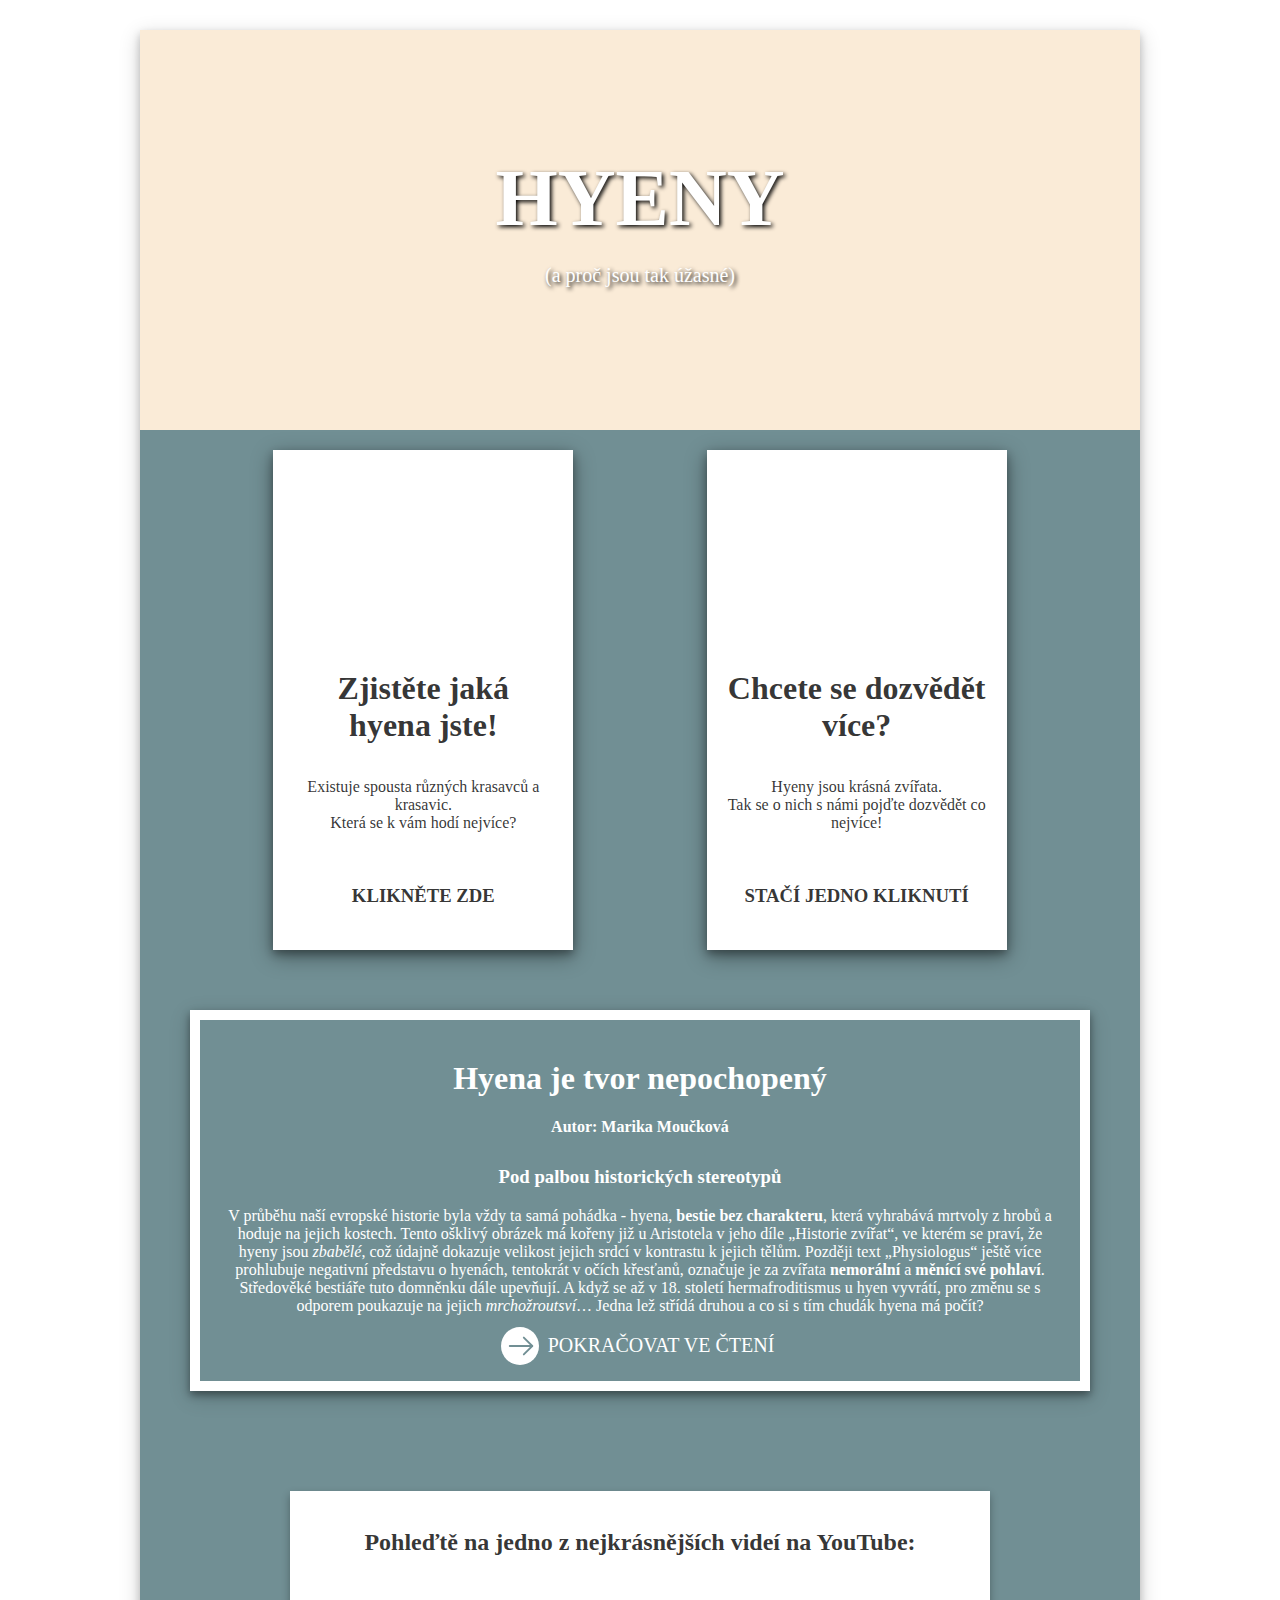
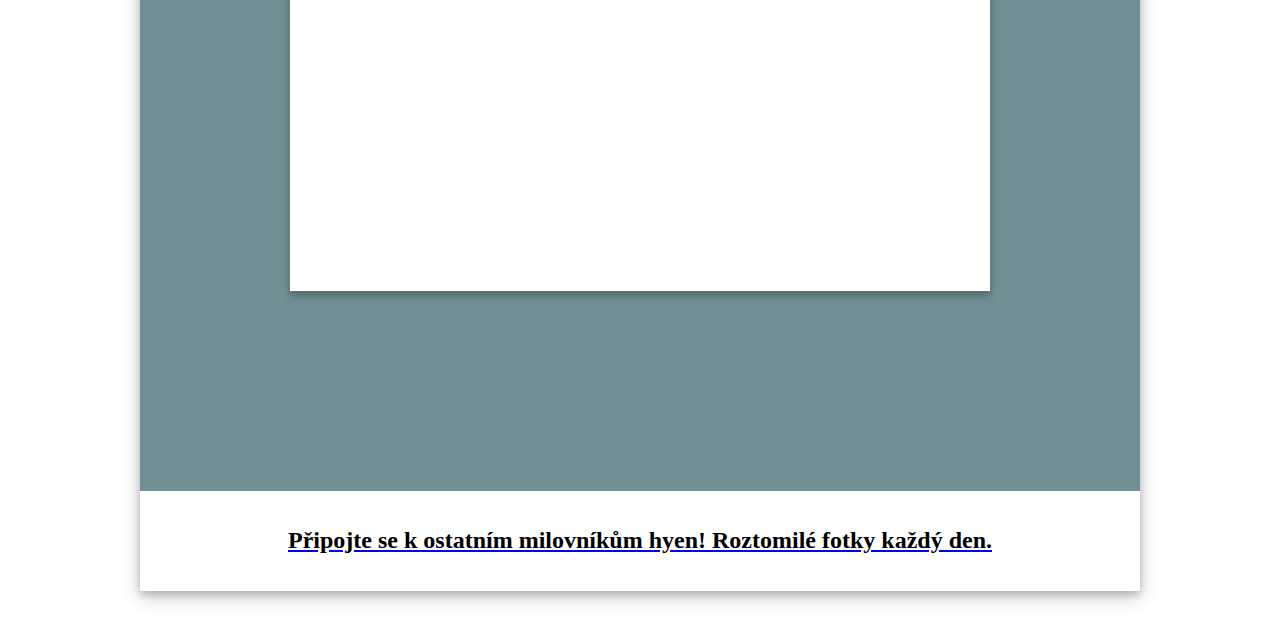
<file: index.html>
<!DOCTYPE html>
<html lang="cs">
<head>
    <meta charset="UTF-8">
    <meta http-equiv="X-UA-Compatible" content="IE=edge">
    <meta name="viewport" content="width=device-width, initial-scale=1.0">
    <link rel="stylesheet" href="styles.css">
    <link rel="stylesheet" href="article.css">
    <meta name="description" content="Cesta jakou si zamilovat hyeny">
    <meta name="keywords" content="Hyenas, Love, Láska, Hyeny">
    <meta name="author" content="Filip Vopálenský">
    <title>HYENYYY!</title>
    <link rel="icon" type="image/x-icon" href="https://preview.redd.it/4jvfbz9cttp91.jpg?width=640&crop=smart&auto=webp&s=0e7979abc5fe16d8d33c2600d32fc1e3fd33ee8a">

</head>
<body>
    <div id="header-image">
        <div id="header-text">
            <h1>HYENY</h1>
            <p>(a proč jsou tak úžasné)</p>
        </div>
    </div>

    <div id="main-menu">
        <a class="menu-item" href="./personality-traits.html">
            
            <div class="menu-header one"></div>
            <div class="menu-footer">
                <h1>Zjistěte jaká hyena jste!</h1>
                <br>
                <p>Existuje spousta různých krasavců a krasavic. 
                    <br>Která se k vám hodí nejvíce?</p>
                    <br>
                    <h3>KLIKNĚTE ZDE</h3>
                </div>
        </a>
        
        <a class="menu-item" href="./more-info.html">
        
            <div class="menu-header two"></div>
            <div class="menu-footer">
                <h1>Chcete se dozvědět více?</h1>
                <br>
                <p>Hyeny jsou krásná zvířata. 
                <br>Tak se o nich s námi pojďte dozvědět co nejvíce!</p>
                <br>
                <h3>STAČÍ JEDNO KLIKNUTÍ</h3>
            </div>
        </a>
        
        
    </div>
    <div class="hyena-defense">
        <article class="hyena-defense-border">
            <input type="radio" id = "show-content" name="radio-group">
            <div id="shown-part">
                <h1>Hyena je tvor nepochopený</h1>
                <h4>Autor: Marika Moučková</h4>
                <section id="first-part">
                    <h3>Pod palbou historických stereotypů</h3>
                    <p>
                        V průběhu naší evropské historie byla vždy ta samá pohádka - hyena, <strong>bestie bez charakteru</strong>, která vyhrabává mrtvoly z hrobů a hoduje na jejich kostech. Tento ošklivý obrázek má kořeny již u Aristotela v jeho díle <q>Historie zvířat</q>, ve kterém se praví, že hyeny jsou <em>zbabělé</em>, což údajně dokazuje velikost jejich srdcí v kontrastu k jejich tělům. Později text <q>Physiologus</q> ještě více prohlubuje negativní představu o hyenách, tentokrát v očích křesťanů, označuje je za zvířata <strong>nemorální</strong> a <strong>měnící své pohlaví</strong>. Středověké bestiáře tuto domněnku dále upevňují. A když se až v 18. století hermafroditismus u hyen vyvrátí, pro změnu se s odporem poukazuje na jejich <i>mrchožroutsví</i>… Jedna lež střídá druhou a co si s tím chudák hyena má počít?
                    </p>
                </section>
                <p class="read-more-button">
                    <label for="show-content">
                        <span class="read-more-button-element">
                            <svg viewBox="0 0 32 32" xmlns="http://www.w3.org/2000/svg"><g data-name="Layer 2" ><path d="M19,26a1,1,0,0,1-.71-.29,1,1,0,0,1,0-1.42L26.59,16l-8.3-8.29a1,1,0,0,1,1.42-1.42l9,9a1,1,0,0,1,0,1.42l-9,9A1,1,0,0,1,19,26Z"/><path d="M28,17H4a1,1,0,0,1,0-2H28a1,1,0,0,1,0,2Z"/></g><g><rect fill="none" height="32" width="32"/></g></svg>
                            POKRAČOVAT VE ČTENÍ
                        </span>
                    </label>
                </p>
    
            </div>
        
            <div id="hidden-part">
                <section>
                    <h3>Moderní doba - stejný přístup</h3>
                    <p>
                        Je to smutné, ale je to fakt - historicky pro nás byla hyena užitečná pouze jako ingredience do nápoje lásky, či odstrašující příběh pro kazatele nebo jako nehezké přirovnání pro básníky. A lépe si chuděra nevedla ani ve 20. století. Hemmingway popisuje opět hyeny jako odporné, smradlavé a zbabělé mrchožrouty s hermafroditními vlastnostmi. Ani dnes to není o moc lepší, stačí se podívat na Lvího krále od Walta Disneyho a hned si pomyslíme, že jsou to po čertech podlé potvory.
                    </p>
                </section>

                <section>
                    <h3>Cizincem ve vlastní zemi</h3>
                    <p>
                        Hyeny si nemohou vydechnout ani ve folklóru své domoviny. Například pokud se v Tanzanii narodí dítě za smíchu hyeny, bude z něj zloděj. V povídačkách kolujících po Namibii jsou to zase jen tupí, oboupohlavní hybridi, které pronásleduje smůla. Tedy s tou smůlou nelze než souhlasit… A proto já, jakožto zanícený milovník hyen, nemohu jinak, než se pokusit tyto ustálené předsudky a mylné představy vyvrátit.
                    </p>
                </section>

                <section>
                    <h3>Hyeny vs Lvi a kdo je ten horší</h3>
                    <p>
                        Začala bych u té nejrozšířenější, že hyeny jsou mrchožrouti. Všichni jsme jistě slyšeli o proradných hyenách kradoucích těžce vydřenou kořist lvům. Ve skutečnosti je to ve většině případů naopak, lvice kradou potravu hyenám. Vlastně pouze hyeny čabrakové a žíhané se převážně živí mršinami! Ostatní druhy jsou vysoce schopnými lovci, kteří sice sem tam nepohrdnou mrtvolkou, ale v jejich jídelníčku převažuje čerstvě ulovená potrava. Mimochodem kosti, nejsou u hyen zas tak oblíbené. Dostávají jich ovšem tolik, že jejich výkaly mají díky vápníku jasně bílou barvu.
                    </p>
                </section>

                <section>
                    <h3>Lovci s fištrónem</h3>
                    <p>
                        Jejich lovecká zdatnost boří další mýtus, tedy ten o jejich nízké inteligenci. Tam, kam to lvi dotáhnou hrubou silou, se hyeny musí dostat za pomoci vychytralých strategií a týmové práce. Schopnosti spolupracovat a sociálně žít jsou samozřejmě úzce propojené s chytrostí. To můžeme skvěle vidět u hyen skvrnitých. Ty žijí v klanech čítajících až 130 členů, které podléhají komplexní hierarchii, které kraluje jedna alfa samice. Těsně pod vůdčí samicí jsou poté její mláďata. Ta mají nejen privilegium, se jako první nažrat, ale dokonce bylo prokázáno, že se těmto mláďatům tvoří více testosteronu. V rámci klanu se pak hyeny dělí do menších podskupin zajišťujících ochranu území, lov a tak dále. Nejenže jsou schopné se navzájem rozeznat, pamatují si zároveň hlasy a společenské postavení každého člena. To je při jejich početnosti a rozsáhlému hlasovému repertoáru obdivuhodné.
                    </p>
                </section>

                <section>
                    <h3>Pohlavní jinakost</h3>
                    <p>
                        Fámy o hermafroditech vznikly kvůli domnělému penisu u samičky. Ve skutečnosti je to zvětšený klitoris se srostlými stydkými pysky. Ten má své výhody a nevýhody. Samice hyeny nemůže být znásilněna, protože pokud svůj úd nesloží, samec do ní nemůže vniknout. To ale také způsobuje potíže při porodu, u kterého se stává, že až 10% samiček vykrvácí, jelikož mládě otvor natrhne. Zajímavé je, že stále nevíme, proč to takhle ty hyeny mají…
                    </p>
                </section>

                <section>
                    <h3>Krok sun krok</h3>
                    <p>
                        Mnoho lidí se též vysmívá a opírá do podivného kroku, jímž se hyeny pohybují. Co ale většina lidí neví je, že jim tento způsob pohybu umožňuje běhat dlouhé vzdálenosti, aniž by se unavily.
                    </p>
                </section>

                <p class="read-more-button">
                    <label for="hide-content">
                        <span class="read-more-button-element">
                                <svg viewBox="0 0 32 32" xmlns="http://www.w3.org/2000/svg"><g data-name="Layer 2" id="Layer_2"><path d="M19,26a1,1,0,0,1-.71-.29,1,1,0,0,1,0-1.42L26.59,16l-8.3-8.29a1,1,0,0,1,1.42-1.42l9,9a1,1,0,0,1,0,1.42l-9,9A1,1,0,0,1,19,26Z"/><path d="M28,17H4a1,1,0,0,1,0-2H28a1,1,0,0,1,0,2Z"/></g><g><rect fill="none" height="32" width="32"/></g></svg>
                                SKRÝT
                        </span>
                    </label>
                </p>
            </div>
            <input type="radio" id="hide-content" name="radio-group">
        </article>
    </div>
    
    
    <div id="video-part">
        <div id="video-box">
            <br>
            <h2>Pohleďtě na jedno z nejkrásnějších videí na YouTube:</h2>
            <br>
            <iframe id="THE-video" src="https://www.youtube.com/embed/Qpy2rGXJ4eU?controls=1" title="YouTube video player" allow="accelerometer; autoplay; clipboard-write; encrypted-media; gyroscope; picture-in-picture" allowfullscreen></iframe>
        </div>
    </div>


    <div id="footer">
        <a href="https://www.reddit.com/r/hyenas/">
            <h2>
                Připojte se k ostatním milovníkům hyen! Roztomilé fotky každý den.
            </h2>
        </a>
    </div>
    
    

</body>
</html>
</file>
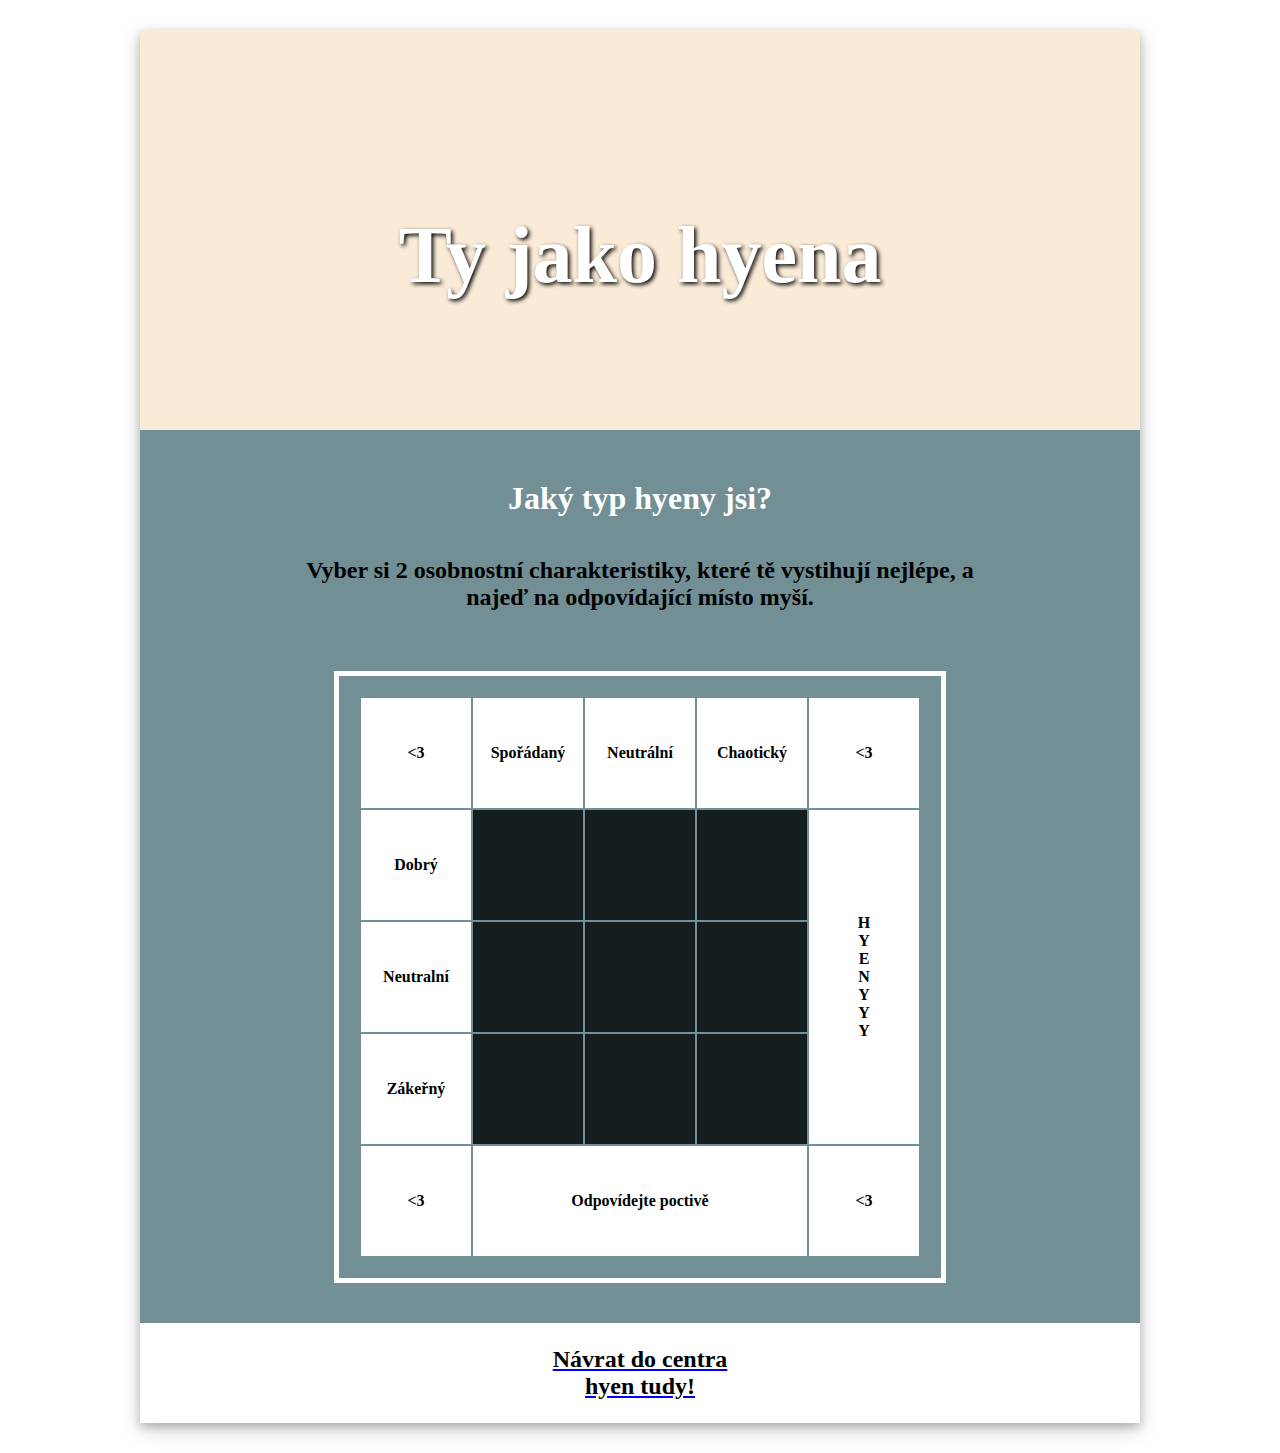
<file: personality-traits.html>
<!DOCTYPE html>
<html lang="cs">
<head>
    <meta charset="UTF-8">
    <meta http-equiv="X-UA-Compatible" content="IE=edge">
    <meta name="viewport" content="width=device-width, initial-scale=1.0">
    <link rel="stylesheet" href="styles.css">
    <title>Já a hyena? JO!</title>
    <link rel="icon" type="image/x-icon" href="https://preview.redd.it/4jvfbz9cttp91.jpg?width=640&crop=smart&auto=webp&s=0e7979abc5fe16d8d33c2600d32fc1e3fd33ee8a">
</head>
<body id="personality-traits">
    <div id="header-image">
        <div id="header-text">
            <h1>Ty jako hyena</h1>
        </div>
    </div>
    <h1>Jaký typ hyeny jsi?</h1>
    <h2>Vyber si 2 osobnostní charakteristiky, které tě vystihují nejlépe, a najeď na odpovídající místo myší.</h2>

    <div>
        <table id="hyena-traits-table">
            <thead>
                <tr>
                    <th>&lt;3</th>
                    <th>Spořádaný</th>
                    <th>Neutrální</th>
                    <th>Chaotický</th>
                    <th>&lt;3</th>
                </tr>
            </thead>
    
            <tbody>
                <tr>
                    <th>Dobrý</th>
                    <td class="personal-hyena"><img src="./hyena2.webp" alt=""></td>
                    <td class="personal-hyena"><img src="./hyena8.jpg" alt=""></td>
                    <td class="personal-hyena"><img src="./hyena7.webp" alt=""></td>
                    <th rowspan="3">H <br> Y <br> E <br> N <br> Y <br> Y <br> Y</th>
                </tr>
                <tr>
                    <th>Neutralní</th>
                    <td class="personal-hyena"><img src="./hyena3.jpg" alt=""></td>
                    <td class="personal-hyena"><img src="./hyena6.webp" alt=""></td>
                    <td class="personal-hyena"><img src="./hyena5.webp" alt=""></td>
                </tr>
                <tr>
                    <th>Zákeřný</th>
                    <td class="personal-hyena"><img src="./hyena9.jpg" alt=""></td>
                    <td class="personal-hyena"><img src="./hyena10.jpg" alt=""></td>
                    <td class="personal-hyena"><img src="./hyena4.webp" alt=""></td>
                </tr>
                <tr>
                    <th>&lt;3</th>
                    <th colspan="3">Odpovídejte poctivě</th>
                    <th>&lt;3</th>
                </tr>
            </tbody>
        </table>
    </div>

    <div id="footer">
        <a href="./index.html">
            <h2>
                Návrat do centra hyen tudy!
            </h2>
        </a>
    </div>
</body>
</html>
</file>
<file: styles.css>
html {
    background-color: #ffffff;
    text-align: center;
    font-family: Georgia, 'Times New Roman', Times, serif;
}

body {
    margin: 30px auto;
    max-width: 1000px;
    background-color: #718F94;
    box-shadow: 0 4px 8px 0 rgba(0, 0, 0, 0.2), 0 6px 20px 0 rgba(0, 0, 0, 0.19);
}

h1 {
    margin: 0;
}

#header-image {
    width: auto;
    height: 400px;
    background-color: antiquewhite;
    background-image: url("https://external-preview.redd.it/lPRaL5xWZQ6Y248ySJF3KAldYt_eUcdHJ2o91v9qfvQ.jpg?auto=webp&s=e99a555e92164f08a5d0ae0fa3a526107dabf7f5");
    background-position: center;
    background-size: cover;
    background-repeat: no-repeat;
    position: relative;
}

#more-info #header-image {
    background-image: url("https://preview.redd.it/x0kgu1ze5pz91.png?width=640&crop=smart&auto=webp&s=40519ffc36a6f23c36c6147b363f0fbbc7fe655b");
}

#header-text {
    text-align: center;
    position: absolute;
    top: 50%;
    left: 50%;
    transform: translate(-50%, -50%);
    font-size: 40px;
    text-shadow: 2px 2px 4px #000000;
    color: white;
}

#header-text p {
    font-size: 20px;
}

#main-menu {
    display: flex;
    justify-content: space-evenly;
    flex-wrap: wrap;
}

.menu-item {
    width: 300px;
    height: 500px;
    background-color: white;
    box-shadow: 0 4px 8px 0 rgba(0, 0, 0, 0.3), 0 6px 20px 0 rgba(0, 0, 0, 0.40);
    text-decoration: none;
    color: rgba(0, 0, 0, 0.8);
    margin: 20px 0;
}

#main-menu .menu-header {
    height: 200px;
    width: 300px;
    padding: 0;
}

#main-menu .menu-header.one {
    background-image: url("https://preview.redd.it/ean4sa8yhk6a1.jpg?width=640&crop=smart&auto=webp&s=a9fb73ffe2b27b79af672209521cc54e52d646c0");
    background-size: cover;
}

#main-menu .menu-header.two {
    background-image: url("https://preview.redd.it/sq2nr2b5fe4a1.jpg?width=640&crop=smart&auto=webp&s=7038e90bf1425638a2eabc068c33c92f52753389");
    background-size: cover;
}

#main-menu .menu-footer {
    padding: 20px;
}


#video-part {
    margin: 100px auto;
    height: 500px;
    max-width: 700px;
    color: rgba(0, 0, 0, 0.8);

}

#video-box {
    height: 400px;
    background-color: white;
    box-shadow: 0 4px 8px 0 rgba(0, 0, 0, 0.3), 0 6px 20px 0 rgba(0, 0, 0, 0.0);
}

#THE-video {
    width: 100%;
    height: 100%;
}

#footer {
    height: 100px;
    background-color: white;
    display: flex;
    justify-content: center;
    align-items: center;
}

iframe {
    border: 0px;
}

#footer a h2 {
    color: #000000;
}

#personality-traits #header-image {
    background-image: url("https://preview.redd.it/kshi73i8aat91.jpg?width=640&crop=smart&auto=webp&s=64cd7222e6716a12e84e9753d813f3099a244f09");
}

#personality-traits h1 {
    padding: 50px 0 0 0;
    color: white;
}

#personality-traits h2 {
    padding: 20px 15%;
}

#hyena-traits-table {
    table-layout: fixed;
    height: 440px;
    width: 440px;
    margin: 40px auto;
    padding: 20px;
    border: white solid 5px;
}

#hyena-traits-table tr td {
    background-color: rgba(0, 0, 0, 0.8);
    width: 108px;
    height: 108px;
    align-items: center;
    text-align: center;
    transition: all .5s ease-out;
}

#hyena-traits-table tr th {
    height: 108px;
    width: 108px;
    background-color: white;
}

#hyena-traits-table img {
    width: 100px;
    height: 100px;
    opacity: 0;
    transition: all .5s ease-out;
    margin-top: 3px;
}

#hyena-traits-table tr td:hover {
    transform: scale(3);
}

#hyena-traits-table tr td:hover img {
    opacity: 1;
}
</file>
<file: article.css>
.hyena-defense {
    background-color: #718F94;
    width: 90%;
    margin: auto;
}

.hyena-defense-border {
    margin: 40px auto;
    padding: 20px;
    border: rgb(255, 255, 255);
    border-style: solid;
    border-width: 10px;
    box-shadow: 0 4px 8px 0 rgba(0, 0, 0, 0.4), 0 6px 20px 0 rgba(0, 0, 0, 0.19);
    color: white;
}

section {
    margin: 30px 0 0 0;
}

#shown-part h1 {
    margin-top: 20px;
}

#show-content,
#hide-content,
#hidden-part {
    display: none;
}

#show-content:checked~#hidden-part {
    display: block;
}

#hide-content:checked~#hidden-part {
    display: none;
}

#show-content:checked~#shown-part .read-more-button {
    display: none;
}

.read-more-button {
    display: flex;
    justify-content: center;
    align-items: center;
    margin: 0;
}

.read-more-button-element {
    text-decoration: none;
    cursor: pointer;
    color: #fff;
    font-size: 20px;
    display: flex;
    justify-content: center;
    align-items: center;
    padding: 0 5px;
    transition: 0.3s all ease;
    position: relative;
}

.read-more-button-element:hover {
    color: rgba(0, 0, 0, 0.8);
}

.read-more-button-element::before {
    position: absolute;
    content: '';
    left: 0;
    z-index: 0;
    background-color: #fff;
    width: 38px;
    height: 38px;
    border-radius: 80px;
    transition: 0.3s all cubic-bezier(0.175, 0.885, 0.32, 1.275);
}

.read-more-button-element:hover::before {
    width: 100%;
    background-color: rgba(255, 255, 255, 0.2);
    border: #FFFFFF;
    border-width: 5px;
    border-style: dashed;
}

.read-more-button-element:hover svg path {
    fill: #ffffff;
}

.read-more-button-element svg {
    height: 30px;
    width: 30px;
    margin-right: 12px;
    z-index: 1;
}

.read-more-button-element svg path {
    fill: #718F94;
}
</file>
